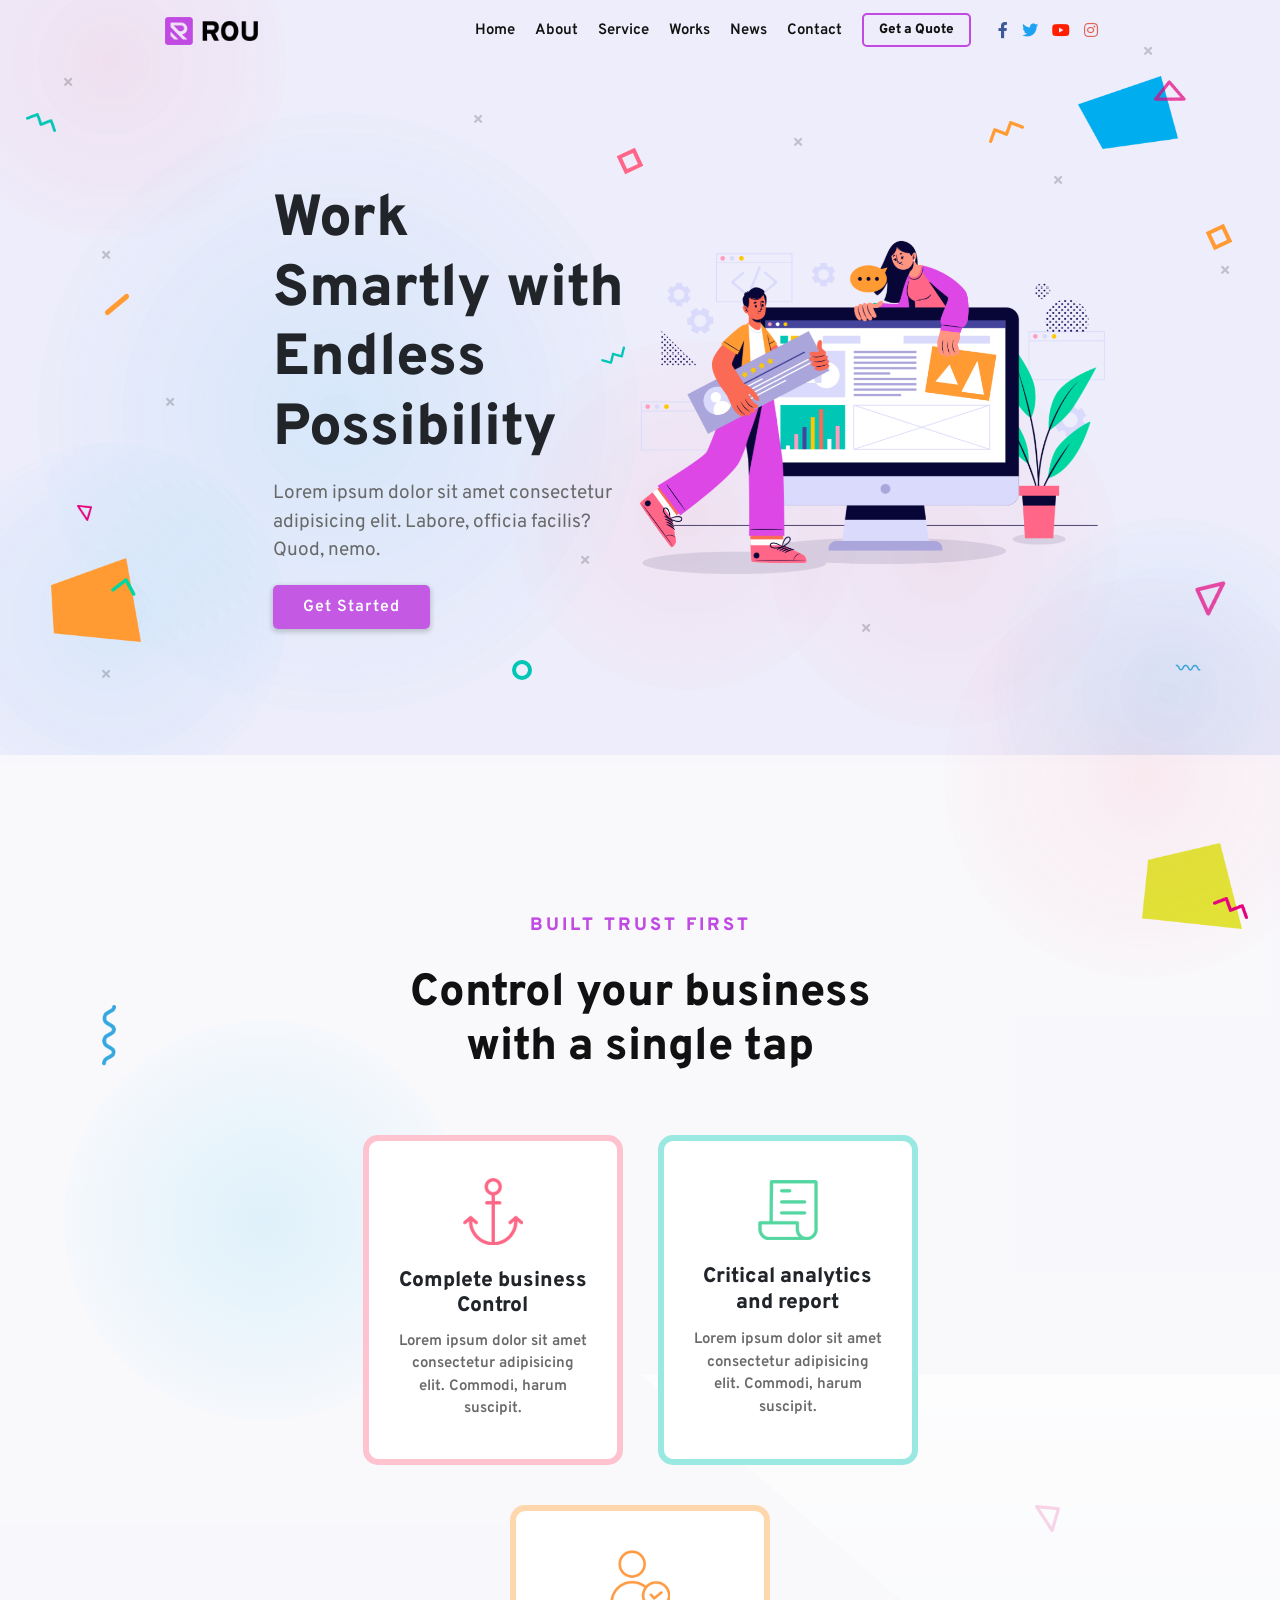
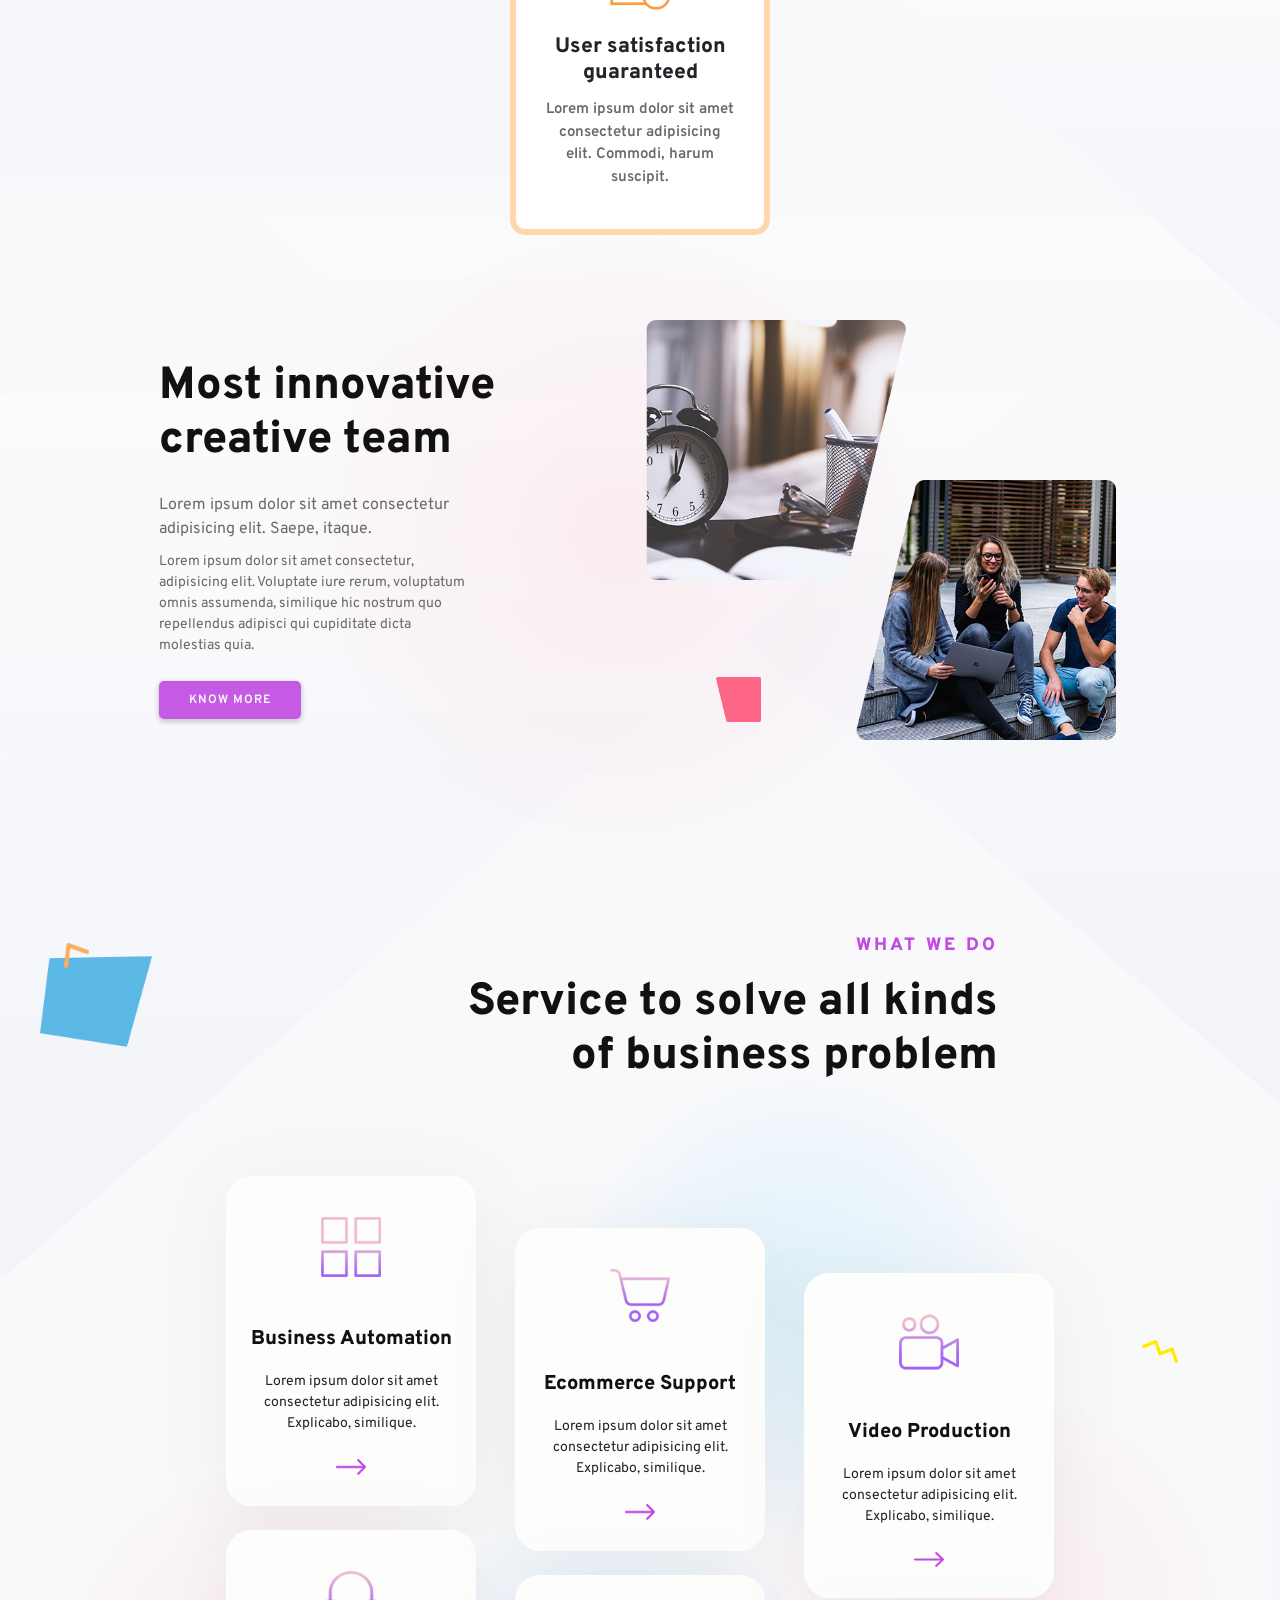
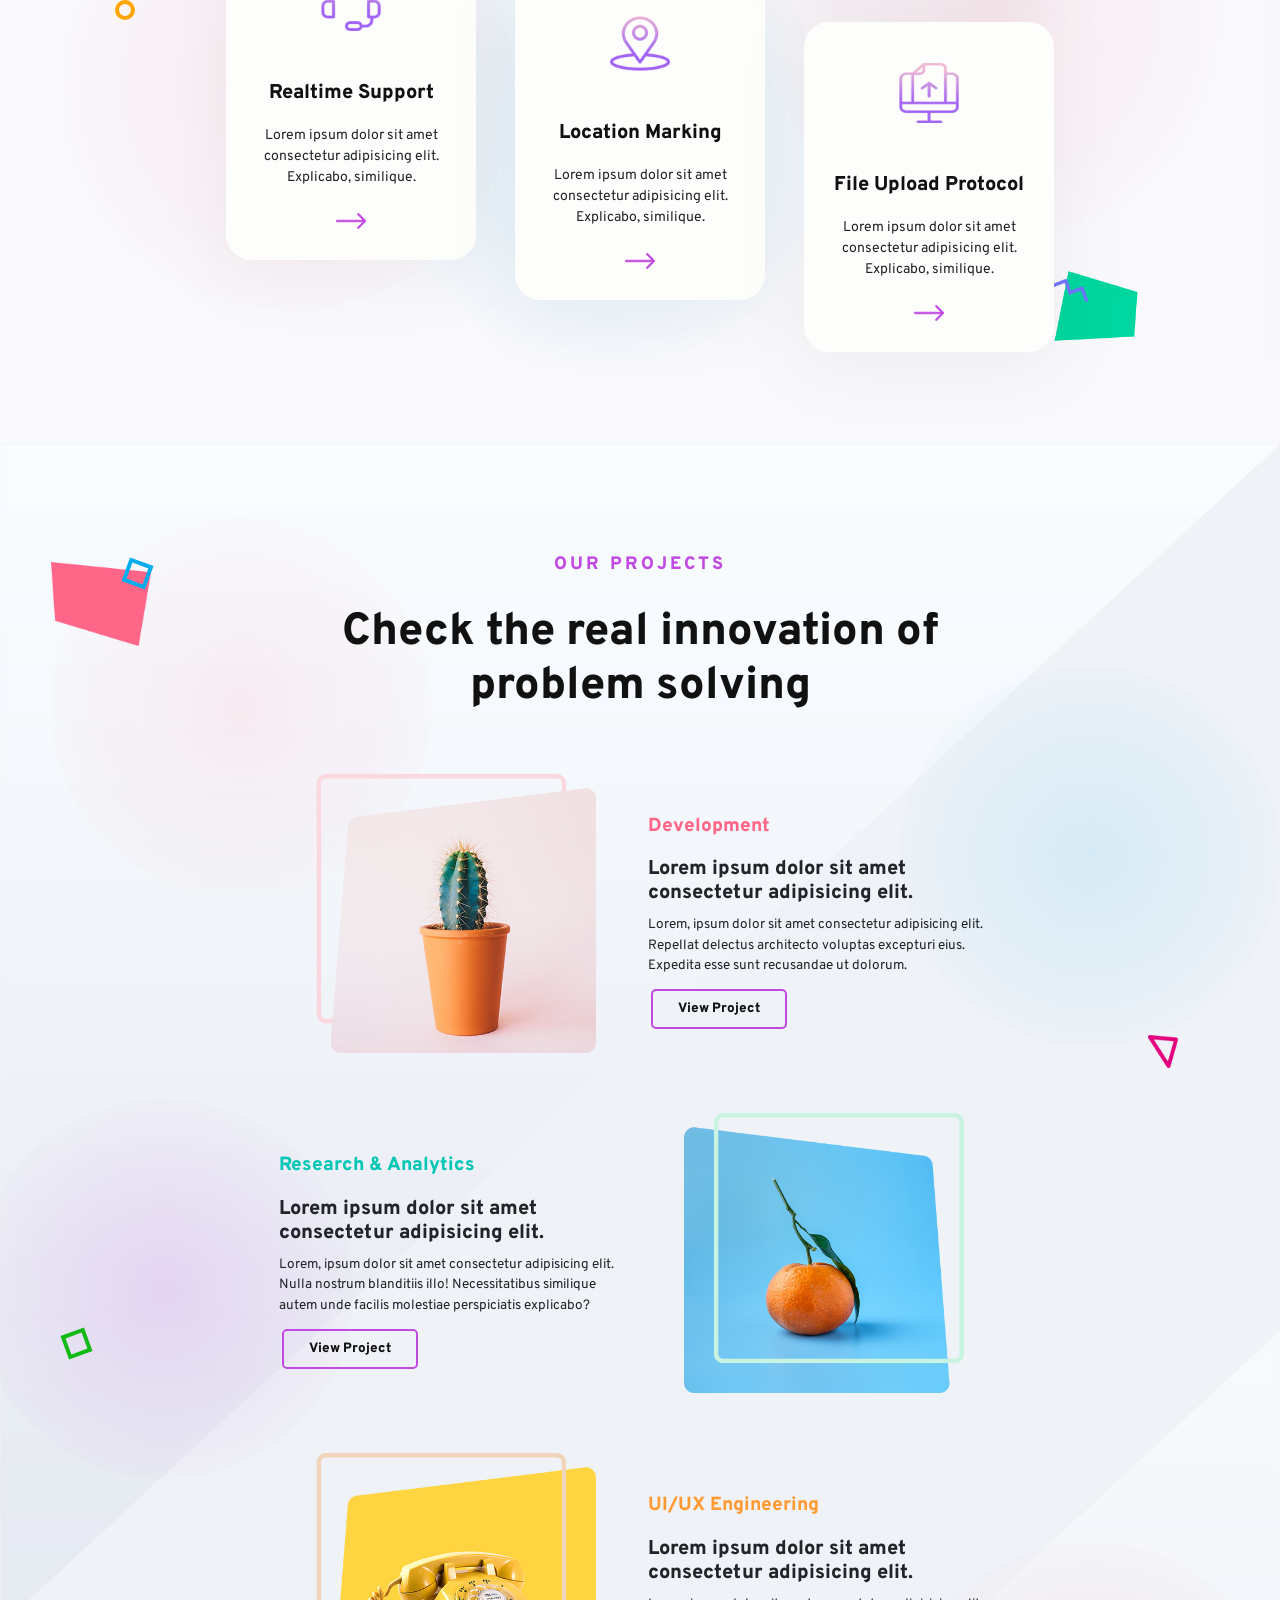
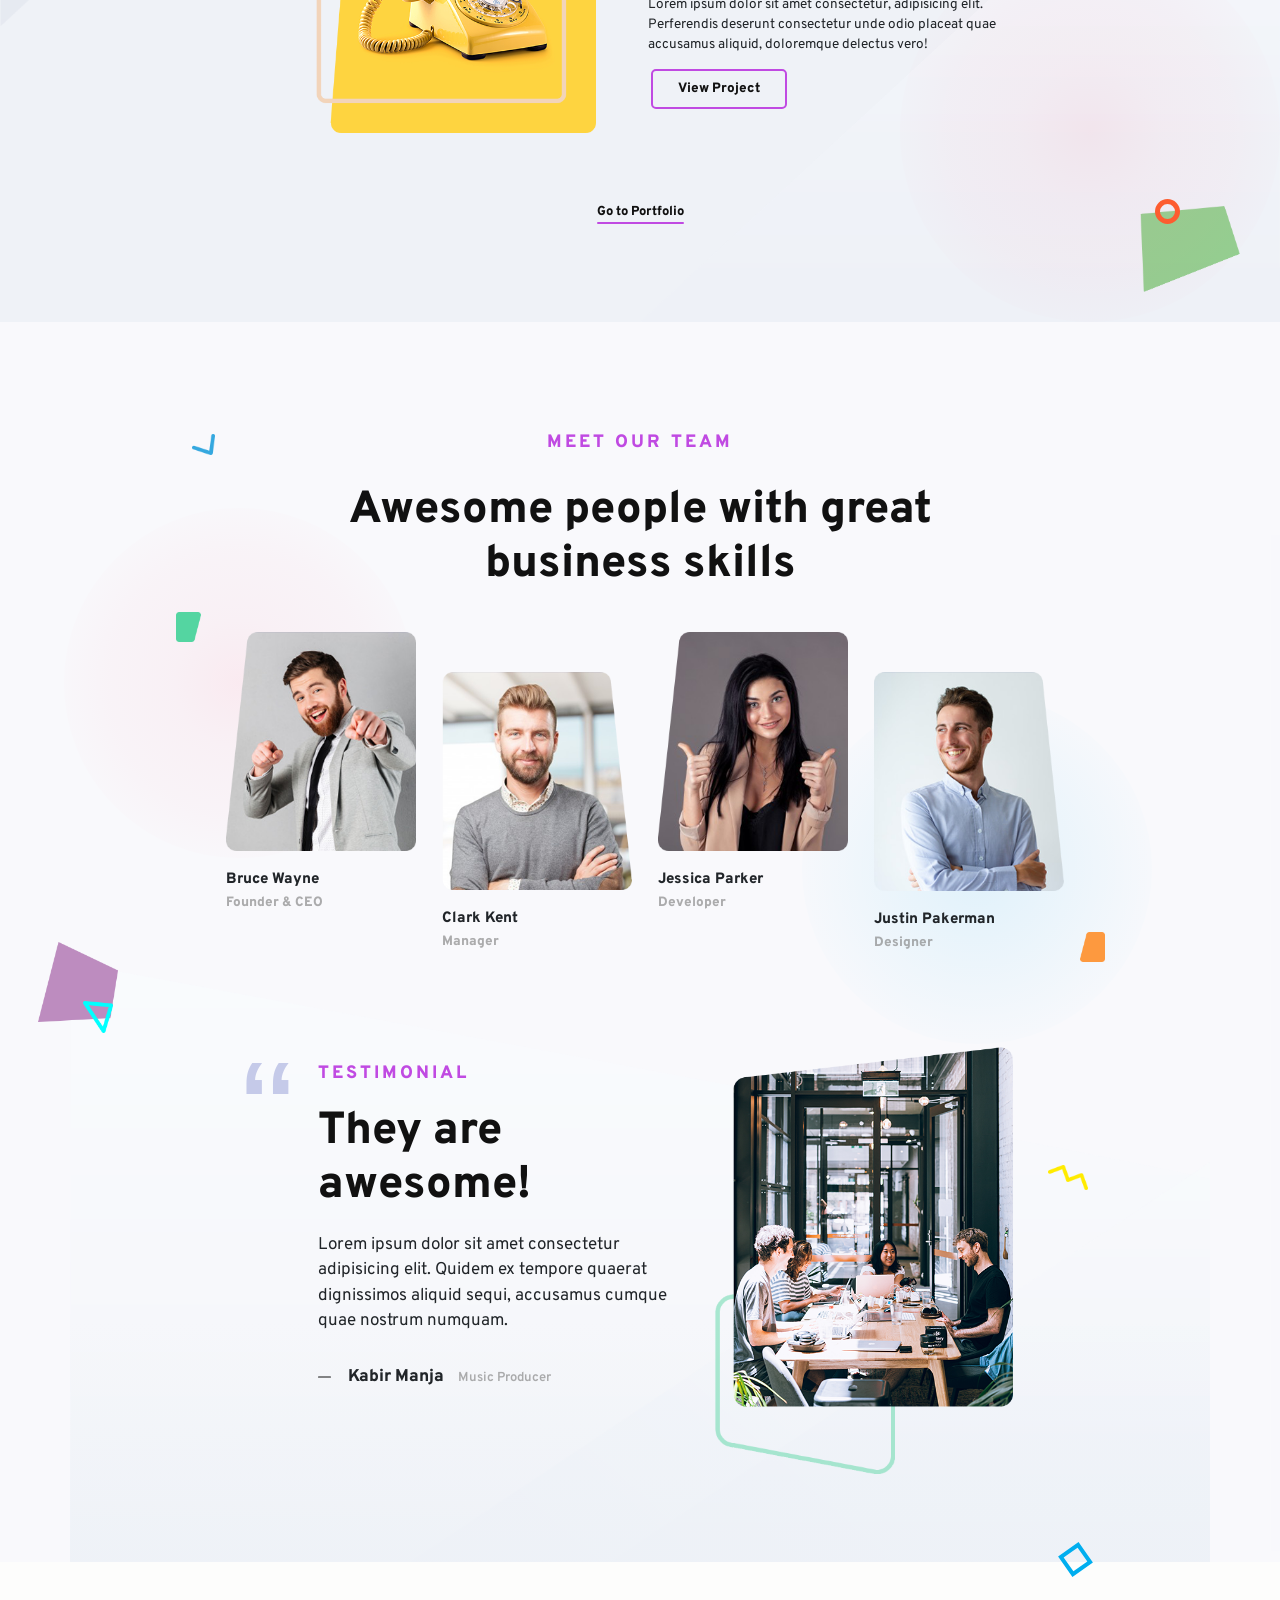
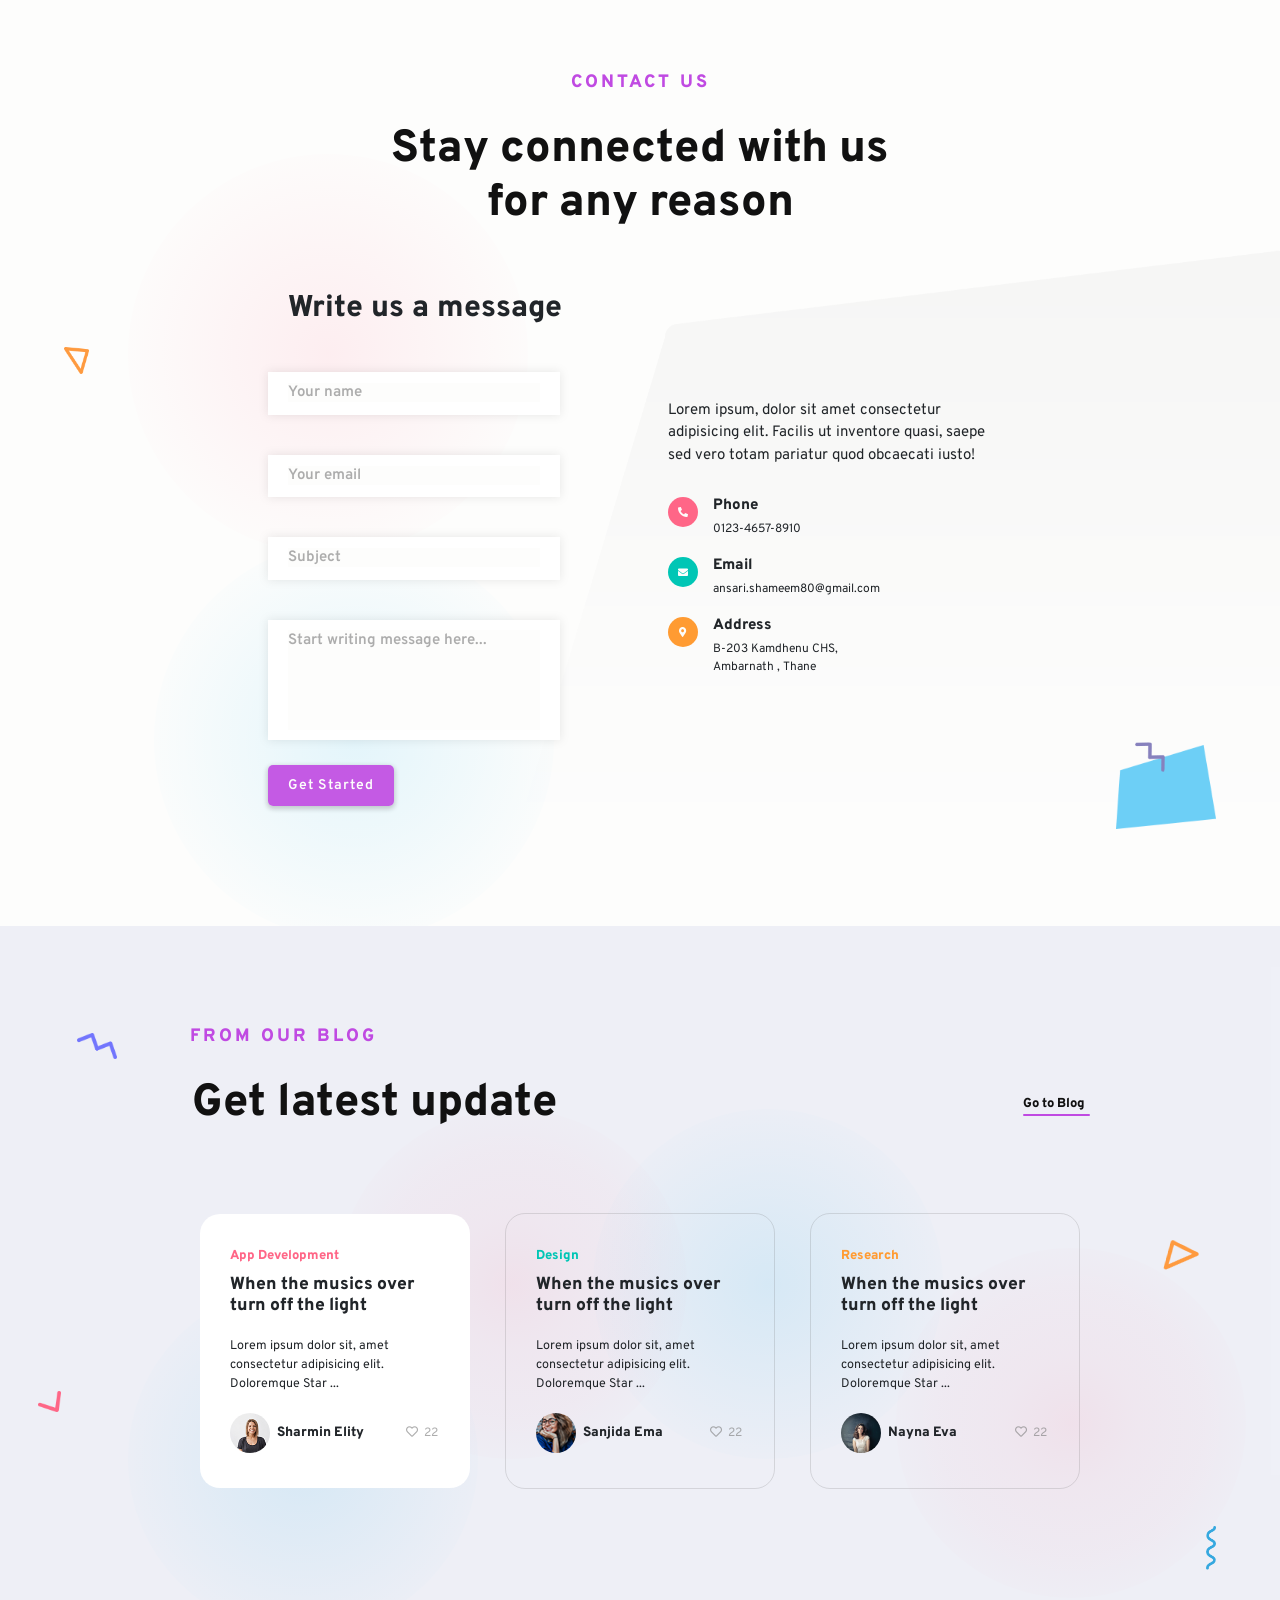
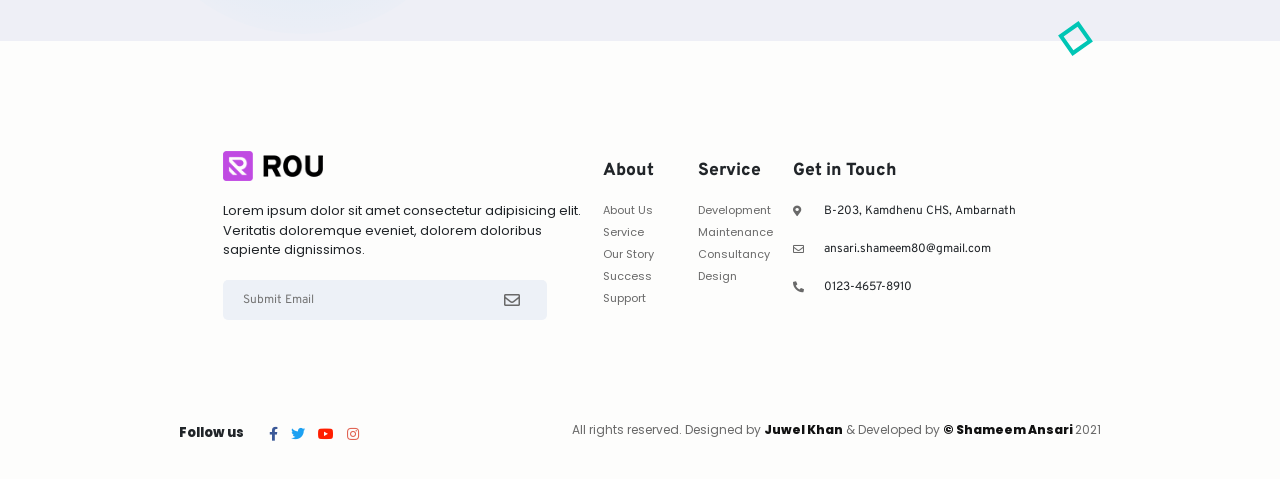
<file: index.html>
<!DOCTYPE html>
<html lang="en">
  <head>
    <!-- Required meta tags -->
    <meta charset="utf-8" />
    <meta name="viewport" content="width=device-width, initial-scale=1" />

    <link rel="apple-touch-icon" sizes="180x180" href="assets/image/favicon/apple-touch-icon.png" />
    <link rel="icon" type="image/png" sizes="32x32" href="assets/image/favicon/favicon-32x32.png" />
    <link rel="icon" type="image/png" sizes="16x16" href="assets/image/favicon/favicon-16x16.png" />
    <link rel="icon" href="assets/image/favicon/favicon.ico" type="image/x-icon" />
    <link rel="manifest" href="assets/image/favicon/site.webmanifest" />
    <!-- Bootstrap CSS -->
    <link href="https://fonts.googleapis.com/css2?family=Overpass:wght@400;600;800&family=Poppins&family=Roboto&display=swap" rel="stylesheet" />
    <link rel="stylesheet" href="https://cdnjs.cloudflare.com/ajax/libs/font-awesome/5.15.3/css/all.min.css" />
    <link href="https://cdn.jsdelivr.net/npm/bootstrap@5.0.0-beta3/dist/css/bootstrap.min.css" rel="stylesheet" integrity="sha384-eOJMYsd53ii+scO/bJGFsiCZc+5NDVN2yr8+0RDqr0Ql0h+rP48ckxlpbzKgwra6" crossorigin="anonymous" />
    <link rel="stylesheet" href="assets/css/style.min.css" />
    <title>ROU</title>
  </head>
  <body>
    <!-- Nav Button Top -->
    <div class="top-btn">
      <i class="fa fa-chevron-up"></i>
    </div>
    <!-- Nav Button Top -->

    <!-- Header -->
    <header class="header" id="home">
      <!-- Navbar -->
      <nav class="navbar navbar-expand-lg navbar-light fixed-top">
        <div class="container px-0">
          <a class="navbar-brand" href="/">
            <img src="assets/image/rou.png" alt="RUO" />
          </a>
          <button class="navbar-toggler" type="button" data-bs-toggle="collapse" data-bs-target="#navbarSupportedContent" aria-controls="navbarSupportedContent" aria-expanded="false" aria-label="Toggle navigation">
            <span class="navbar-toggler-icon"></span>
          </button>
          <div class="collapse navbar-collapse" id="navbarSupportedContent">
            <ul class="navbar-nav text-center ms-auto mb-2 mb-lg-0">
              <li class="nav-item">
                <a class="nav-link" href="#home">home</a>
              </li>
              <li class="nav-item">
                <a class="nav-link" href="#about">about</a>
              </li>
              <li class="nav-item">
                <a class="nav-link" href="#service">service</a>
              </li>
              <li class="nav-item">
                <a class="nav-link" href="#work">works</a>
              </li>
              <li class="nav-item">
                <a class="nav-link" href="#testimonial">news</a>
              </li>
              <li class="nav-item">
                <a class="nav-link" href="#contact">contact</a>
              </li>
            </ul>
            <form class="d-flex mb-3 mx-md-3 mb-lg-0">
              <a href="#" class="cta-btn1 mx-auto">Get a Quote</a>
            </form>
            <ul class="icons">
              <li class="icons-item">
                <a href="#" class="icons-link"><i class="fab fa-facebook-f fb"></i></a>
              </li>
              <li class="icons-item">
                <a href="#" class="icons-link"><i class="fab fa-twitter tw"></i></a>
              </li>
              <li class="icons-item">
                <a href="#" class="icons-link"><i class="fab fa-youtube yt"></i></a>
              </li>
              <li class="icons-item">
                <a href="#" class="icons-link"><i class="fab fa-instagram ig"></i></a>
              </li>
            </ul>
          </div>
        </div>
      </nav>
      <!-- Navbar end -->

      <!-- Content -->
      <div class="container p-0">
        <div class="hero row">
          <div class="col-md-6 col-lg-4 offset-lg-1 hero-left">
            <h1 class="hero-left-title">Work Smartly with Endless Possibility</h1>
            <p class="hero-left-subtitle">Lorem ipsum dolor sit amet consectetur adipisicing elit. Labore, officia facilis? Quod, nemo.</p>
            <a href="#" class="cta-btn2">Get Started</a>
          </div>
          <div class="col-md-6 col-lg-5 hero-right p-0">
            <img src="assets/image/heroimage.png" alt="Web Design" />
          </div>
        </div>
        <!-- Styling Element -->
        <div class="element">
          <img src="assets/image/zigzag-green.png" class="zigzag" alt="Zigzag" />
          <img src="assets/image/zigzag-green.png" class="zigzag" alt="Zigzag" />
          <img src="assets/image/zigzag-orange.png" class="zigzag" alt="Zigzag" />
          <img src="assets/image/curve-blue.png" class="curve" alt="Zigzag" />
          <img src="assets/image/shape1.png" class="shape shape-1" alt="Shape" />
          <img src="assets/image/shape2.png" class="shape shape-2" alt="Shape" />
          <img src="assets/image/triangle-pink.png" class="triangle triangle-1" alt="Triangle" />
          <img src="assets/image/triangle-pink.png" class="triangle triangle-2" alt="Triangle" />
          <img src="assets/image/triangle-pink.png" class="triangle triangle-3" alt="Triangle" />
          <img src="assets/image/arrow-green.png" class="arrow" alt="Arrow" />
          <i class="fa fa-times star star-1"></i>
          <i class="fa fa-times star star-2"></i>
          <i class="fa fa-times star star-3"></i>
          <i class="fa fa-times star star-4"></i>
          <i class="fa fa-times star star-5"></i>
          <i class="fa fa-times star star-6"></i>
          <i class="fa fa-times star star-7"></i>
          <i class="fa fa-times star star-8"></i>
          <i class="fa fa-times star star-9"></i>
          <i class="fa fa-times star star-10"></i>
          <i class="fa fa-times star star-11"></i>
          <div class="circle circle-pink1"></div>
          <div class="circle circle-pink2"></div>
          <div class="circle circle-pink3"></div>
          <div class="circle circle-blue1"></div>
          <div class="circle circle-blue2"></div>
          <div class="circle circle-blue3"></div>
          <div class="circle circle-purple"></div>
          <div class="line"></div>
          <div class="square square-1"></div>
          <div class="square square-2"></div>
          <div class="ring"></div>
        </div>
        <!-- Styling Element End -->
      </div>
      <!-- Content end -->
    </header>
    <!-- Header End -->

    <!-- About  -->
    <section class="about" id="about">
      <!-- Styling Element -->
      <img src="assets/image/shape3.png" class="shape styleelement" alt="Shape" />
      <img src="assets/image/zigzag-pink.png" class="zigzag styleelement" alt="Curve" />
      <img src="assets/image/curve-blue.png" class="curve styleelement" alt="Curve" />
      <img src="assets/image/triangle-pink.png" class="triangle styleelement" alt="Triangle" />
      <div class="circle circle-pink1 styleelement"></div>
      <div class="circle circle-pink2 styleelement"></div>
      <div class="circle circle-blue1 styleelement"></div>
      <img src="assets/image/about-bg1.png" class="about-bg about-bg1" alt="About Background" />
      <img src="assets/image/about-bg2.png" class="about-bg about-bg2" alt="About Background" />
      <img src="assets/image/about-bg3.png" class="about-bg about-bg3" alt="About Background" />
      <!-- Styling Element End -->
      <div class="container">
        <div class="row about-title">
          <h2 class="purple-title">built trust first</h2>
          <h3 class="black-title">Control your business with a single tap</h3>
        </div>
        <div class="row business">
          <div class="col-auto">
            <div class="card border-pink">
              <div class="card-body">
                <img src="assets/image/about-1.png" alt="Icon" class="card-img" />
                <h5 class="card-title">Complete business Control</h5>
                <p class="card-text">Lorem ipsum dolor sit amet consectetur adipisicing elit. Commodi, harum suscipit.</p>
              </div>
            </div>
          </div>
          <div class="col-auto">
            <div class="card border-green">
              <div class="card-body">
                <img src="assets/image/about-2.png" alt="Icon" class="card-img" />
                <h5 class="card-title">Critical analytics and report</h5>
                <p class="card-text">Lorem ipsum dolor sit amet consectetur adipisicing elit. Commodi, harum suscipit.</p>
              </div>
            </div>
          </div>
          <div class="col-auto">
            <div class="card border-orange">
              <div class="card-body">
                <img src="assets/image/about-3.png" alt="Icon" class="card-img" />
                <h5 class="card-title">User satisfaction guaranteed</h5>
                <p class="card-text">Lorem ipsum dolor sit amet consectetur adipisicing elit. Commodi, harum suscipit.</p>
              </div>
            </div>
          </div>
        </div>
      </div>

      <div class="container team">
        <div class="row">
          <div class="col-lg-4 offset-lg-1 team-left">
            <h2 class="black-title px-4 px-md-0">Most innovative creative team</h2>
            <p>Lorem ipsum dolor sit amet consectetur adipisicing elit. Saepe, itaque.</p>
            <p>Lorem ipsum dolor sit amet consectetur, adipisicing elit. Voluptate iure rerum, voluptatum omnis assumenda, similique hic nostrum quo repellendus adipisci qui cupiditate dicta molestias quia.</p>
            <a href="#" class="cta-btn2">know more</a>
          </div>
          <div class="col-lg-7 team-right">
            <div class="team-container">
              <img src="assets/image/innovative1.png" class="innovate innovate-1" alt="Innovation" />
              <img src="assets/image/innovative2.png" class="innovate innovate-2" alt="Innovation" />
              <img src="assets/image/shape4.png" class="shape" alt="Shape" />
            </div>
          </div>
        </div>
      </div>
    </section>
    <!-- About End -->

    <!-- Service  -->
    <section class="service" id="service">
      <!-- Styling Element -->
      <img src="assets/image/shape5.png" class="shape shape-1" alt="Shape" />
      <img src="assets/image/shape6.png" class="shape shape-2" alt="Shape" />
      <img src="assets/image/arrow-orange.png" class="arrow" alt="Arrow" />
      <img src="assets/image/zigzag-yellow.png" alt="Zigzag" class="zigzag zigzag-1" />
      <img src="assets/image/zigzag-blue.png" alt="Zigzag" class="zigzag zigzag-2" />
      <span class="ring"></span>
      <span class="circle circle-pink1"></span>
      <span class="circle circle-pink2"></span>
      <span class="circle circle-blue1"></span>
      <span class="circle circle-blue2"></span>

      <!-- Styling Element End -->
      <div class="container">
        <div class="row service-title">
          <h2 class="purple-title text-uppercase">what we do</h2>
          <h3 class="black-title">Service to solve all kinds of business problem</h3>
        </div>
      </div>
      <div class="container service-main">
        <div class="row justify-content-center">
          <div class="col-auto">
            <div class="row service-column justify-content-lg-start">
              <div class="col-md-6">
                <div class="card">
                  <div class="card-body text-center">
                    <img src="assets/image/icon-grid.png" class="card-image" alt="Application Development" />
                    <h5 class="card-title">Business Automation</h5>
                    <p class="card-text">Lorem ipsum dolor sit amet consectetur adipisicing elit. Explicabo, similique.</p>
                    <a href="#"><img src="assets/image/arrow.png" class="right-arrow" alt="Arrow" /></a>
                  </div>
                </div>
              </div>
              <div class="col-md-6">
                <div class="card">
                  <div class="card-body text-center">
                    <img src="assets/image/icon-headphone.png" class="card-image" alt="Application Development" />
                    <h5 class="card-title">Realtime Support</h5>
                    <p class="card-text">Lorem ipsum dolor sit amet consectetur adipisicing elit. Explicabo, similique.</p>
                    <a href="#"><img src="assets/image/arrow.png" class="right-arrow" alt="Arrow" /></a>
                  </div>
                </div>
              </div>
            </div>
          </div>
          <div class="col-auto">
            <div class="row service-column justify-content-lg-center">
              <div class="col-md-6">
                <div class="card">
                  <div class="card-body text-center">
                    <img src="assets/image/icon-cart.png" class="card-image" alt="Application Development" />
                    <h5 class="card-title">Ecommerce Support</h5>
                    <p class="card-text">Lorem ipsum dolor sit amet consectetur adipisicing elit. Explicabo, similique.</p>
                    <a href="#"><img src="assets/image/arrow.png" class="right-arrow" alt="Arrow" /></a>
                  </div>
                </div>
              </div>
              <div class="col-md-6">
                <div class="card">
                  <div class="card-body text-center">
                    <img src="assets/image/icon-location.png" class="card-image" alt="Application Development" />
                    <h5 class="card-title">Location Marking</h5>
                    <p class="card-text">Lorem ipsum dolor sit amet consectetur adipisicing elit. Explicabo, similique.</p>
                    <a href="#"><img src="assets/image/arrow.png" class="right-arrow" alt="Arrow" /></a>
                  </div>
                </div>
              </div>
            </div>
          </div>
          <div class="col-auto">
            <div class="row service-column justify-content-lg-end">
              <div class="col-md-6">
                <div class="card">
                  <div class="card-body text-center">
                    <img src="assets/image/icon-camera.png" class="card-image" alt="Application Development" />
                    <h5 class="card-title">Video Production</h5>
                    <p class="card-text">Lorem ipsum dolor sit amet consectetur adipisicing elit. Explicabo, similique.</p>
                    <a href="#"><img src="assets/image/arrow.png" class="right-arrow" alt="Arrow" /></a>
                  </div>
                </div>
              </div>
              <div class="col-md-6">
                <div class="card">
                  <div class="card-body text-center">
                    <img src="assets/image/icon-upload.png" class="card-image" alt="Application Development" />
                    <h5 class="card-title">File Upload Protocol</h5>
                    <p class="card-text">Lorem ipsum dolor sit amet consectetur adipisicing elit. Explicabo, similique.</p>
                    <a href="#"><img src="assets/image/arrow.png" class="right-arrow" alt="Arrow" /></a>
                  </div>
                </div>
              </div>
            </div>
          </div>
        </div>
      </div>
    </section>
    <!-- Service End -->

    <!-- Work -->
    <section class="work" id="work">
      <!-- Styling Element -->
      <img src="assets/image/work-bg1.png" class="work-bg work-bg1" alt="Work" />
      <img src="assets/image/work-bg2.png" class="work-bg work-bg2" alt="Work" />
      <img src="assets/image/shape7.png" alt="Shape" class="shape shape-1 work-element" />
      <img src="assets/image/shape8.png" alt="Shape" class="shape shape-2 work-element" />
      <img src="assets/image/triangle-pink.png" alt="Triangle" class="triangle work-element" />
      <span class="square square-1 work-element"></span>
      <span class="square square-2 work-element"></span>
      <span class="ring work-element"></span>
      <span class="circle circle-pink1"></span>
      <span class="circle circle-pink2"></span>
      <span class="circle circle-blue1"></span>
      <span class="circle circle-purple1"></span>
      <!-- Styling Element End -->
      <div class="container">
        <div class="row work-title text-center">
          <h2 class="purple-title">our projects</h2>
          <h3 class="black-title">Check the real innovation of problem solving</h3>
        </div>
      </div>
      <div class="container">
        <div class="row problem-row">
          <div class="col-lg-4 col-md-6 text-center">
            <img src="assets/image/problem1.png" class="problem-image" alt="Development" />
          </div>
          <div class="col-lg-4 col-md-6 problem-main">
            <h2 class="problem-title problem-title-pink">Development</h2>
            <h3>Lorem ipsum dolor sit amet consectetur adipisicing elit.</h3>
            <p>Lorem, ipsum dolor sit amet consectetur adipisicing elit. Repellat delectus architecto voluptas excepturi eius. Expedita esse sunt recusandae ut dolorum.</p>
            <a href="#" class="cta-btn1">View Project</a>
          </div>
        </div>
        <div class="row problem-row">
          <div class="col-lg-4 col-md-6 text-center order-md-2">
            <img src="assets/image/problem2.png" class="problem-image" alt="Development" />
          </div>
          <div class="col-lg-4 col-md-6 problem-main order-1">
            <h2 class="problem-title problem-title-green">Research &amp; Analytics</h2>
            <h3>Lorem ipsum dolor sit amet consectetur adipisicing elit.</h3>
            <p>Lorem, ipsum dolor sit amet consectetur adipisicing elit. Nulla nostrum blanditiis illo! Necessitatibus similique autem unde facilis molestiae perspiciatis explicabo?</p>
            <a href="#" class="cta-btn1">View Project</a>
          </div>
        </div>
        <div class="row problem-row">
          <div class="col-lg-4 col-md-6 text-center">
            <img src="assets/image/problem3.png" class="problem-image" alt="Development" />
          </div>
          <div class="col-lg-4 col-md-6 problem-main">
            <h2 class="problem-title problem-title-orange">UI/UX Engineering</h2>
            <h3>Lorem ipsum dolor sit amet consectetur adipisicing elit.</h3>
            <p>Lorem ipsum dolor sit amet consectetur, adipisicing elit. Perferendis deserunt consectetur unde odio placeat quae accusamus aliquid, doloremque delectus vero!</p>
            <a href="#" class="cta-btn1">View Project</a>
          </div>
        </div>
        <div class="sub-text">
          <a href="#" class="sub-text-1">Go to Portfolio</a>
        </div>
      </div>
    </section>
    <!-- Work End -->

    <!-- Testimonial -->
    <section id="testimonial" class="testimonial">
      <!-- Styling Elements -->
      <img src="assets/image/arrow-blue.png" class="arrow z-index-1" alt="Arrow" />
      <img src="assets/image/shape11.png" class="shape z-index-1" alt="Shape" />
      <img src="assets/image/triangle-blue.png" class="triangle z-index-1" alt="Triangle" />
      <img src="assets/image/zigzag-yellow.png" class="zigzag z-index-1" alt="Zigzag" />
      <div class="circle circle-blue1 z-index-1"></div>
      <div class="circle circle-pink1 z-index-1"></div>
      <span class="square"></span>
      <!-- Styling Elements End -->
      <div class="container">
        <div class="row testimonial-title">
          <h2 class="purple-title">meet our team</h2>
          <h3 class="black-title">Awesome people with great business skills</h3>
        </div>
      </div>
      <div class="container">
        <div class="row testimonial-team justify-content-center">
          <img src="assets/image/shape9.png" class="testimonial-team-shape align-self-start d-none d-lg-block" alt="Shape" />

          <div class="col-auto person person-1">
            <img src="assets/image/person1.png" class="person-image" alt="Person" />
            <h2 class="person-title">Bruce Wayne</h2>
            <h3 class="person-subtitle">Founder &amp; CEO</h3>
          </div>
          <div class="col-auto person person-1 align-self-lg-end">
            <img src="assets/image/person2.png" class="person-image" alt="Person" />
            <h2 class="person-title">Clark Kent</h2>
            <h3 class="person-subtitle">Manager</h3>
          </div>
          <div class="col-auto person person-1">
            <img src="assets/image/person3.png" class="person-image" alt="Person" />
            <h2 class="person-title">Jessica Parker</h2>
            <h3 class="person-subtitle">Developer</h3>
          </div>
          <div class="col-auto person person-1 align-self-lg-end">
            <img src="assets/image/person4.png" class="person-image" alt="Person" />
            <h2 class="person-title">Justin Pakerman</h2>
            <h3 class="person-subtitle">Designer</h3>
          </div>
          <img src="assets/image/shape10.png" class="testimonial-team-shape align-self-end d-none d-lg-block" alt="Shape" />
        </div>
      </div>

      <div class="container testimonial-content">
        <img src="assets/image/testimonial-bg1.png" class="testimonial-bg testimonial-bg-1" alt="Testimonial" />
        <img src="assets/image/testimonial-bg2.png" class="testimonial-bg testimonial-bg-2" alt="Testimonial" />
        <img src="assets/image/testimonial-bg3.png" class="testimonial-bg testimonial-bg-3" alt="Testimonial" />
        <div class="row">
          <div class="col-md-6 col-lg-6 col-xl-5 testimonial-main">
            <blockquote class="blockquote">
              <div class="blockquote-content">
                <h2 class="purple-title">testimonial</h2>
                <h3 class="black-title">They are awesome!</h3>
                <p>Lorem ipsum dolor sit amet consectetur adipisicing elit. Quidem ex tempore quaerat dignissimos aliquid sequi, accusamus cumque quae nostrum numquam.</p>
                <cite>Kabir Manja <span>Music Producer</span></cite>
              </div>
            </blockquote>
          </div>
          <div class="col-md-6 col-lg-5 col-xl-4 p-0">
            <div class="testimonial-image">
              <img src="assets/image/testimonial.png" class="testimonial-image-1" alt="Testimonial" />
              <img src="assets/image/border-green.png" class="testimonial-image-2" alt="Testimonial" />
            </div>
          </div>
        </div>
      </div>
    </section>
    <!-- Testimonial End -->

    <!-- Contact  -->
    <section class="contact" id="contact">
      <!-- Styling element -->
      <img src="assets/image/contact-bg.png" class="contact-bg z-index-1" alt="Contact" />
      <img src="assets/image/shape12.png" class="shape z-index-1" alt="Shape" />
      <img src="assets/image/zigzag-purple.png" class="zigzag z-index-1" alt="zigzag" />
      <img src="assets/image/triangle-orange.png" class="triangle z-index-1" alt="triangle" />
      <div class="circle circle-pink1 z-index-1"></div>
      <div class="circle circle-blue1 z-index-1"></div>
      <!-- Styling element end -->
      <div class="container">
        <div class="row contact-title">
          <h2 class="purple-title">contact us</h2>
          <h3 class="black-title">Stay connected with us for any reason</h3>
        </div>
      </div>
      <div class="container">
        <div class="row contact-content">
          <div class="col-md-6 col-lg-5 col-xl-4 contact-content-left">
            <h3>Write us a message</h3>
            <input type="text" class="input-element" placeholder="Your name" />
            <input type="email" class="input-element" placeholder="Your email" />
            <input type="text" class="input-element" placeholder="Subject" />
            <textarea class="input-element" placeholder="Start writing message here..."></textarea>
            <a href="#" class="cta-btn2">Get Started</a>
          </div>
          <div class="col-md-6 col-lg-5 col-xl-4 contact-content-right">
            <div class="contact-main">
              <p>Lorem ipsum, dolor sit amet consectetur adipisicing elit. Facilis ut inventore quasi, saepe sed vero totam pariatur quod obcaecati iusto!</p>
              <div class="contact-main-box">
                <div class="contact-main-icon contact-main-icon-1">
                  <i class="fas fa-phone-alt"></i>
                </div>
                <div class="contact-main-text">
                  <h3>Phone</h3>
                  <p>0123-4657-8910</p>
                </div>
              </div>
              <div class="contact-main-box">
                <div class="contact-main-icon contact-main-icon-2"><i class="fas fa-envelope"></i></div>
                <div class="contact-main-text">
                  <h3>Email</h3>
                  <p>ansari.shameem80@gmail.com</p>
                </div>
              </div>
              <div class="contact-main-box">
                <div class="contact-main-icon contact-main-icon-3"><i class="fas fa-map-marker-alt"></i></div>
                <div class="contact-main-text">
                  <h3>Address</h3>
                  <p>B-203 Kamdhenu CHS, Ambarnath , Thane</p>
                </div>
              </div>
            </div>
          </div>
        </div>
      </div>
    </section>
    <!-- Contact End -->

    <!-- Blog -->
    <section class="blog">
      <!-- Styling Elements -->
      <img src="assets/image/zigzag-blue.png" class="zigzag z-index-1" alt="Element" />
      <img src="assets/image/triangle-orange.png" class="triangle z-index-1" alt="Element" />
      <img src="assets/image/arrow-pink.png" class="arrow z-index-1" alt="Element" />
      <img src="assets/image/curve-blue.png" class="curve z-index-1" alt="Element" />
      <span class="square"></span>
      <div class="circle circle-pink1 z-index-1"></div>
      <div class="circle circle-pink2 z-index-1"></div>
      <div class="circle circle-blue1 z-index-1"></div>
      <div class="circle circle-blue2 z-index-1"></div>
      <!-- Styling Elements -->

      <div class="container">
        <div class="blog-title">
          <h2 class="purple-title">from our blog</h2>
          <div class="blog-title-sub">
            <h3 class="black-title">Get latest update</h3>
            <a href="#" class="sub-title">Go to Blog</a>
          </div>
        </div>
      </div>

      <div class="container">
        <div class="row blog-content">
          <div class="col-auto">
            <div class="card blog-card active">
              <div class="card-body">
                <h2 class="blog-card-title blog-card-title-pink">App Development</h2>
                <h3 class="blog-card-subtitle">When the musics over turn off the light</h3>
                <p class="blog-card-text">Lorem ipsum dolor sit, amet consectetur adipisicing elit. Doloremque Star ...</p>
                <div class="blog-card-sub">
                  <div class="blog-card-sub-image">
                    <img src="assets/image/blog1.png" alt="Blog" />
                    <span>Sharmin Elity</span>
                  </div>
                  <div class="blog-card-sub-icon">
                    <span class="far fa-heart"></span>
                    <span>22</span>
                  </div>
                </div>
              </div>
            </div>
          </div>
          <div class="col-auto">
            <div class="card blog-card">
              <div class="card-body">
                <h2 class="blog-card-title blog-card-title-green">Design</h2>
                <h3 class="blog-card-subtitle">When the musics over turn off the light</h3>
                <p class="blog-card-text">Lorem ipsum dolor sit, amet consectetur adipisicing elit. Doloremque Star ...</p>
                <div class="blog-card-sub">
                  <div class="blog-card-sub-image">
                    <img src="assets/image/blog2.png" alt="Blog" />
                    <span>Sanjida Ema</span>
                  </div>
                  <div class="blog-card-sub-icon">
                    <span class="far fa-heart"></span>
                    <span>22</span>
                  </div>
                </div>
              </div>
            </div>
          </div>
          <div class="col-auto">
            <div class="card blog-card">
              <div class="card-body">
                <h2 class="blog-card-title blog-card-title-orange">Research</h2>
                <h3 class="blog-card-subtitle">When the musics over turn off the light</h3>
                <p class="blog-card-text">Lorem ipsum dolor sit, amet consectetur adipisicing elit. Doloremque Star ...</p>
                <div class="blog-card-sub">
                  <div class="blog-card-sub-image">
                    <img src="assets/image/blog3.png" alt="Blog" />
                    <span>Nayna Eva</span>
                  </div>
                  <div class="blog-card-sub-icon">
                    <span class="far fa-heart"></span>
                    <span>22</span>
                  </div>
                </div>
              </div>
            </div>
          </div>
        </div>
      </div>
    </section>
    <!-- Blog end -->

    <!-- Footer -->
    <footer class="footer" id="footer">
      <div class="container">
        <div class="row footer-content">
          <div class="col-10 col-sm-12 col-md-6 col-lg-4 footer-content-first">
            <img src="assets/image/rou.png" alt="Logo" />
            <p>Lorem ipsum dolor sit amet consectetur adipisicing elit. Veritatis doloremque eveniet, dolorem doloribus sapiente dignissimos.</p>
            <div class="submit-email">
              <input type="text" placeholder="Submit Email" />
              <i class="far fa-envelope"></i>
            </div>
          </div>
          <div class="col-4 col-sm-3 col-md-6 order-1 order-lg-0 col-lg-2 col-xl-1 footer-content-list">
            <h3>About</h3>
            <ul>
              <li><a href="#">about us</a></li>
              <li><a href="#">service</a></li>
              <li><a href="#">our story</a></li>
              <li><a href="#">success</a></li>
              <li><a href="#">support</a></li>
            </ul>
          </div>
          <div class="col-4 col-sm-3 col-md-5 order-2 order-lg-0 col-lg-2 col-xl-1 footer-content-list">
            <h3>Service</h3>
            <ul>
              <li><a href="#">development</a></li>
              <li><a href="#">maintenance</a></li>
              <li><a href="#">consultancy</a></li>
              <li><a href="#">design</a></li>
            </ul>
          </div>
          <div class="col-10 col-sm-6 col-md-5 col-lg-3 footer-content-icon-list">
            <h3>Get in Touch</h3>
            <ul>
              <li><i class="fas fa-map-marker-alt"></i> <span>B-203, Kamdhenu CHS, Ambarnath </span></li>
              <li><i class="far fa-envelope"></i> <span>ansari.shameem80@gmail.com</span></li>
              <li><i class="fas fa-phone-alt"></i><span>0123-4657-8910</span></li>
            </ul>
          </div>
        </div>

        <div class="row footer-end">
          <div class="footer-end-social">
            <h3>Follow us</h3>
            <span class="icons">
              <a href="#"><i class="fab-1 fab fa-facebook-f fb"></i></a>
              <a href="#"><i class="fab-2 fab fa-twitter tw"></i></a>
              <a href="#"><i class="fab-3 fab fa-youtube yt"></i></a>
              <a href="#"><i class="fab-4 fab fa-instagram ig"></i></a>
            </span>
          </div>
          <div class="footer-end-rights">
            <p>
              All rights reserved. Designed by <a href="https://dribbble.com/shots/14854354-Rou-Modern-Startup-and-Agency-Landing-Page-Free-Psd-Template" target="_blank">Juwel Khan</a> &amp; Developed by
              <a href="https://instagram.com/shameemansari" target="_blank">&copy; Shameem Ansari </a> 2021
            </p>
          </div>
        </div>
      </div>
    </footer>
    <!-- Footer End -->

    <!-- Scripts -->
    <script src="https://cdn.jsdelivr.net/npm/bootstrap@5.0.0-beta3/dist/js/bootstrap.bundle.min.js" integrity="sha384-JEW9xMcG8R+pH31jmWH6WWP0WintQrMb4s7ZOdauHnUtxwoG2vI5DkLtS3qm9Ekf" crossorigin="anonymous"></script>
    <script src="assets/js/main.js"></script>
    <!-- Scripts End -->
  </body>
</html>
</file>
<file: assets/css/style.min.css>
*{margin:0;padding:0;-webkit-box-sizing:border-box;box-sizing:border-box;outline:none}html,body{scroll-behavior:smooth;overflow-x:hidden;font-size:10px;font-family:'Overpass', sans-serif;font-weight:400;background-color:rgba(237,238,246,0.2)}a{text-decoration:none}ul{padding:0;list-style:none}img{max-width:100%;height:auto}.purple-title{margin:10px 0;color:#c04ae2;font-size:1.8rem;font-weight:800;text-transform:uppercase;letter-spacing:3px}@media screen and (max-width: 767px){.purple-title{font-size:1.5rem}}.black-title,.service-column .card-title{color:#111;font-size:4.5rem;font-weight:800;margin:2rem auto}@media screen and (max-width: 1023px){.black-title,.service-column .card-title{font-size:3.2rem}}@media screen and (max-width: 767px){.black-title,.service-column .card-title{font-size:2.7rem}}.header .cta-btn1,.work .problem-main .cta-btn1{color:#111;display:inline-block;padding:0.5rem 1.5rem;margin:3px;font-size:1.35rem;text-align:center;font-weight:800;border-radius:5px;border:2px solid #c04ae2}.header .cta-btn1:hover,.work .problem-main .cta-btn1:hover{color:#fdfdfc;-webkit-transition:all 0.3s ease-in-out;transition:all 0.3s ease-in-out;background-color:#c04ae2}.hero-left .cta-btn2,.team-left .cta-btn2,.contact-content-left .cta-btn2{color:#fdfdfc;display:inline-block;padding:1rem 3rem;font-size:1.6rem;text-align:center;font-weight:600;border-radius:5px;letter-spacing:1px;text-transform:capitalize;background-color:rgba(192,74,226,0.9);-webkit-box-shadow:0 2px 5px 1px rgba(17,17,17,0.2);box-shadow:0 2px 5px 1px rgba(17,17,17,0.2)}.hero-left .cta-btn2:hover,.team-left .cta-btn2:hover,.contact-content-left .cta-btn2:hover{background-color:#c04ae2}.work .sub-text-1,.blog-title-sub .sub-title{display:inline-block;position:relative;color:#111;font-size:1.3rem;font-weight:800}.work .sub-text-1::after,.blog-title-sub .sub-title::after{content:'';position:absolute;left:0;width:100%;bottom:-2px;height:2px;border-radius:10px;background-color:#c04ae2}.top-btn{position:fixed;display:none;cursor:pointer;z-index:1200;right:3rem;bottom:3rem;height:3.5rem;width:3.5rem;border-radius:3px;background-color:rgba(192,74,226,0.85);text-align:center}.top-btn i{margin:1rem 0;color:#fdfdfc;font-size:1.3rem}.top-btn.show{-webkit-transition:all 0.5s ease-in-out;transition:all 0.5s ease-in-out;display:block}.header{height:100%;width:100%;position:relative;overflow:hidden}.header .navbar{padding:1rem}.header .navbar.show{background-color:rgba(237,238,246,0.9);-webkit-backdrop-filter:blur(1rem);backdrop-filter:blur(1rem)}.header .navbar>.container{max-width:950px}.header .navbar-brand img{height:28px}.header .navbar-toggler{border:none;-webkit-box-shadow:none;box-shadow:none}.header .navbar-toggler-icon{font-size:1.8rem}.header .nav-item{margin:5px}.header .nav-link{color:#111;text-transform:capitalize;font-weight:600;font-size:1.5rem}.header .nav-link:not(.active){color:#111}.header .cta-btn1{margin-top:0}.header .icons{margin:auto 10px;display:-webkit-box;display:-ms-flexbox;display:flex;-webkit-box-pack:center;-ms-flex-pack:center;justify-content:center;-webkit-box-align:center;-ms-flex-align:center;align-items:center}.header .icons-item{margin:5px 7px}@media screen and (max-width: 767px){.header .icons-item{margin:1rem 1.5rem}}.header .icons-link .fab{font-size:1.6rem}.header .icons-link .fab.fb{color:#3b5998}.header .icons-link .fab.tw{color:#1da1f2}.header .icons-link .fab.yt{color:#ff1e00}.header .icons-link .fab.ig{color:#e16353}.hero{min-height:75.5rem;padding:6rem 2rem 0;display:-webkit-box;display:-ms-flexbox;display:flex;-webkit-box-pack:center;-ms-flex-pack:center;justify-content:center;-webkit-box-align:center;-ms-flex-align:center;align-items:center}@media screen and (max-width: 767px){.hero{-webkit-box-orient:vertical;-webkit-box-direction:normal;-ms-flex-direction:column;flex-direction:column;-webkit-box-pack:space-evenly;-ms-flex-pack:space-evenly;justify-content:space-evenly;min-height:100vh}}.hero>*{z-index:2}.hero-left{padding:1rem 0.5rem;display:-webkit-box;display:-ms-flexbox;display:flex;-webkit-box-orient:vertical;-webkit-box-direction:normal;-ms-flex-direction:column;flex-direction:column;-webkit-box-pack:center;-ms-flex-pack:center;justify-content:center;-webkit-box-align:start;-ms-flex-align:start;align-items:flex-start}@media screen and (max-width: 767px){.hero-left{-webkit-box-align:center;-ms-flex-align:center;align-items:center;text-align:center}}.hero-left-title{font-size:5.8rem;font-weight:800}@media screen and (max-width: 767px){.hero-left-title{font-size:4.8rem}}@media screen and (max-width: 480px){.hero-left-title{font-size:3rem}}.hero-left-subtitle{font-size:1.9rem;color:dimgray;margin:10px 0 20px}@media screen and (max-width: 767px){.hero-left-subtitle{font-size:2rem}}@media screen and (max-width: 480px){.hero-left-subtitle{font-size:1.5rem}}@media screen and (max-width: 767px){.hero-left .cta-btn2{font-size:1.2rem}}.hero-right img{max-height:500px}.element{height:100%;width:100%;position:absolute;top:0;left:0;background:rgba(235,234,250,0.8);-webkit-backdrop-filter:blur(20px);backdrop-filter:blur(20px)}.element .zigzag{position:absolute;height:auto}.element .zigzag:nth-child(1){top:15%;left:2%;width:30px}.element .zigzag:nth-child(2){top:46%;left:47%;width:25px;-webkit-transform:rotate(125deg);transform:rotate(125deg)}.element .zigzag:nth-child(3){top:16%;right:20%;width:35px}.element .curve{position:absolute;bottom:10%;right:7%;height:25px;-webkit-transform:rotate(90deg);transform:rotate(90deg)}.element .shape{position:absolute;height:auto}.element .shape-1{width:100px;top:10%;right:8%}.element .shape-2{width:90px;bottom:15%;left:4%}.element .line{height:5px;width:30px;position:absolute;top:40%;left:8%;-webkit-transform:rotate(-40deg);transform:rotate(-40deg);background-color:#ff9b32;border-radius:10px}.element .star{position:absolute;font-size:1.2rem;color:rgba(17,17,17,0.2)}.element .star-1{top:10%;left:5%}.element .star-2{top:33%;left:8%}.element .star-3{bottom:10%;left:8%}.element .star-4{top:15%;left:37%}.element .star-5{top:18%;left:62%}.element .star-6{top:23%;right:17%}.element .star-7{top:6%;right:10%}.element .star-8{top:35%;right:4%}.element .star-9{bottom:25%;right:54%}.element .star-10{bottom:16%;right:32%}.element .star-11{bottom:46%;left:13%}.element .circle{height:350px;width:350px;border-radius:50%;position:absolute;z-index:-2}.element .circle-pink1{top:-15%;left:-5%;background:radial-gradient(rgba(255,102,135,0.1), rgba(255,102,135,0.06), rgba(255,102,135,0.04), transparent 80%)}.element .circle-pink2{top:50%;left:60%;background:radial-gradient(rgba(255,102,135,0.1), rgba(255,102,135,0.06), rgba(255,102,135,0.04), transparent 80%)}.element .circle-pink3{top:45%;left:40%;background:radial-gradient(rgba(255,102,135,0.1), rgba(255,102,135,0.06), rgba(255,102,135,0.04), transparent 80%)}.element .circle-blue1{height:60rem;width:60rem;top:15%;left:3%;background:radial-gradient(rgba(0,174,239,0.1), rgba(0,174,239,0.05), transparent 80%)}.element .circle-blue2{bottom:-15%;right:-5%;background:radial-gradient(rgba(0,174,239,0.1), rgba(0,174,239,0.05), transparent 80%)}.element .circle-blue3{bottom:-5%;left:-5%;background:radial-gradient(rgba(0,174,239,0.1), rgba(0,174,239,0.06), rgba(0,174,239,0.04), transparent 80%)}.element .circle-purple{top:-10%;right:-5%;background:radial-gradient(rgba(192,74,226,0.1), rgba(192,74,226,0.06), ba(#c04ae2, 0.04), transparent 80%)}.element .ring{height:20px;width:20px;border-radius:50%;position:absolute;bottom:10%;left:40%;border:4px solid #00c6b5;background-color:transparent}.element .square{height:20px;width:20px;position:absolute;background-color:transparent;-webkit-transform:rotate(-25deg);transform:rotate(-25deg)}.element .square-1{top:20%;right:50%;border:4px solid #ff6687}.element .square-2{top:30%;right:4%;border:4px solid #ff9b32}.element .triangle{position:absolute}.element .triangle-1{width:15px;bottom:31%;left:6%}.element .triangle-2{width:30px;bottom:19%;right:4%;opacity:0.7;-webkit-transform:rotate(-120deg);transform:rotate(-120deg)}.element .triangle-3{width:25px;top:11%;right:7.5%;opacity:0.7;-webkit-transform:rotate(-57deg);transform:rotate(-57deg)}.element .arrow{position:absolute;width:25px;bottom:21%;left:8.7%}.about{min-height:75rem;width:100%;padding:15rem 0;position:relative}@media screen and (max-width: 767px){.about{padding:5rem 0}}.about .styleelement{z-index:1}.about *:not(.styleelement){z-index:2}.about-bg{position:absolute;z-index:-1 !important}.about-bg1{top:35%;width:60%;right:-10%;z-index:1 !important}@media screen and (max-width: 1023px){.about-bg1{width:100%;right:0}}.about-bg2{top:60%;width:85%;right:-5%}@media screen and (max-width: 1023px){.about-bg2{width:100%;right:0}}.about-bg3{left:0;top:70%;z-index:-1;width:80%}@media screen and (max-width: 1023px){.about-bg3{width:100%}}.about .circle{height:400px;width:400px;border-radius:50%;position:absolute;z-index:1}.about .circle-pink1{top:-10%;right:-5%;background:radial-gradient(rgba(255,102,135,0.1), rgba(255,102,135,0.06), rgba(255,102,135,0.04), transparent 80%)}.about .circle-pink2{height:600px;width:600px;bottom:5%;left:25%;background:radial-gradient(rgba(255,102,135,0.1), rgba(255,102,135,0.06), rgba(255,102,135,0.04), transparent 80%)}.about .circle-blue1{top:15%;left:5%;background:radial-gradient(rgba(0,174,239,0.1), rgba(0,174,239,0.06), transparent 80%)}.about .shape{position:absolute;top:5%;right:3%;width:100px}.about .curve{position:absolute;top:250px;left:8%;width:14px}@media screen and (max-width: 767px){.about .curve{width:8px}}.about .zigzag{width:35px;position:absolute;top:8%;right:2.5%}.about .triangle{position:absolute;top:750px;width:25px;opacity:0.4;right:220px}.about-title{width:50%;margin:0 auto;text-align:center}@media screen and (max-width: 767px){.about-title{width:80%}}.about .business{padding:20px;max-width:80%;margin:0 auto;-webkit-box-pack:center;-ms-flex-pack:center;justify-content:center;-webkit-box-align:center;-ms-flex-align:center;align-items:center}@media screen and (max-width: 767px){.about .business{max-width:100%;padding:0}}.about .business .card{min-height:33rem;max-width:26rem;margin:20px 10px;border-radius:15px;padding:20px}@media screen and (max-width: 767px){.about .business .card{min-height:30rem;max-width:24rem}}.about .business .card.border-pink{border:6px solid rgba(255,102,135,0.4)}.about .business .card.border-green{border:6px solid rgba(0,198,181,0.4)}.about .business .card.border-orange{border:6px solid rgba(255,155,50,0.4)}.about .business .card-body{display:-webkit-box;display:-ms-flexbox;display:flex;-webkit-box-orient:vertical;-webkit-box-direction:normal;-ms-flex-direction:column;flex-direction:column;-webkit-box-align:center;-ms-flex-align:center;align-items:center;-webkit-box-pack:space-evenly;-ms-flex-pack:space-evenly;justify-content:space-evenly;text-align:center}.about .business .card-img{max-width:60px;margin-bottom:1.5rem}@media screen and (max-width: 767px){.about .business .card-img{max-width:45px}}.about .business .card-title{font-size:2.1rem;font-weight:800}@media screen and (max-width: 767px){.about .business .card-title{font-size:2rem}}.about .business .card-text{font-size:1.5rem;font-weight:600;color:dimgray}@media screen and (max-width: 767px){.about .business .card-text{font-size:1.3rem}}.team{padding:20px 0 10px;min-height:50rem;display:-webkit-box;display:-ms-flexbox;display:flex;-webkit-box-pack:center;-ms-flex-pack:center;justify-content:center;-webkit-box-align:center;-ms-flex-align:center;align-items:center}.team-left{padding:20px 0;display:-webkit-box;display:-ms-flexbox;display:flex;-webkit-box-orient:vertical;-webkit-box-direction:normal;-ms-flex-direction:column;flex-direction:column;-webkit-box-pack:center;-ms-flex-pack:center;justify-content:center;-webkit-box-align:start;-ms-flex-align:start;align-items:flex-start}@media screen and (max-width: 1023px){.team-left{text-align:center;-webkit-box-align:center;-ms-flex-align:center;align-items:center}}.team-left p{font-size:1.4rem;color:dimgray;margin:5px 0;width:80%}.team-left p:first-of-type{font-size:1.6rem}@media screen and (max-width: 767px){.team-left p{text-align:left}}.team-left .cta-btn2{text-transform:uppercase;margin:20px 0 0;font-size:1.2rem}.team-right{height:420px;margin:20px 0}@media screen and (max-width: 1023px){.team-right{height:240px}}.team-right .team-container{height:100%;width:100%;position:relative}.team-right .team-container .innovate{position:absolute;height:26rem;width:26rem;max-width:100%}@media screen and (max-width: 1023px){.team-right .team-container .innovate{height:18rem;width:18rem}}@media screen and (max-width: 480px){.team-right .team-container .innovate{height:14rem;width:14rem}}.team-right .team-container .innovate-1{top:0%;left:40%;-webkit-transform:translateX(-65%);transform:translateX(-65%)}.team-right .team-container .innovate-2{bottom:0%;left:60%;-webkit-transform:translateX(-35%);transform:translateX(-35%)}.team-right .team-container .shape{position:absolute;height:45px;width:45px;top:85%;left:25%}@media screen and (max-width: 1023px){.team-right .team-container .shape{height:3rem;width:3rem;left:40%}}@media screen and (max-width: 480px){.team-right .team-container .shape{left:24%}}.service{min-height:75rem;width:100%;position:relative;z-index:2 !important}.service .shape{z-index:-1;position:absolute}.service .shape-1{top:2%;left:2%;-webkit-transform:scale(0.8);transform:scale(0.8)}.service .shape-2{bottom:0%;right:9%;-webkit-transform:scale(0.6);transform:scale(0.6)}.service .zigzag{z-index:-1;position:absolute;max-width:3.6rem}.service .zigzag-1{top:40%;right:8%}.service .zigzag-2{bottom:6%;right:15%}.service .arrow{z-index:-1;position:absolute;top:1.8%;left:5%;height:2.5rem;width:2.5rem}.service .ring{position:absolute;height:20px;width:20px;top:65%;left:9%;border-radius:50%;border:4px solid orange}.service .circle{height:45rem;width:45rem;border-radius:50%;position:absolute;z-index:-1}.service .circle-pink1{top:45%;left:60%;background:radial-gradient(rgba(255,102,135,0.1), rgba(255,102,135,0.06), rgba(255,102,135,0.04), transparent 80%)}.service .circle-pink2{bottom:5%;left:5%;background:radial-gradient(rgba(255,102,135,0.1), rgba(255,102,135,0.06), rgba(255,102,135,0.04), transparent 80%)}.service .circle-blue1{top:15%;left:45%;background:radial-gradient(rgba(0,174,239,0.1), rgba(0,174,239,0.06), transparent 80%)}.service .circle-blue2{bottom:0%;left:30%;background:radial-gradient(rgba(0,174,239,0.1), rgba(0,174,239,0.06), transparent 80%)}.service-main{margin:8rem auto}@media screen and (max-width: 767px){.service-main{margin:3rem auto}}.service-title{width:65%;margin:0 auto;text-align:right}@media screen and (max-width: 1023px){.service-title{width:100%;text-align:center}}.service-title h3{margin:10px 0 0 auto;width:80%}@media screen and (max-width: 1023px){.service-title h3{width:100%}}.service-column{min-height:80rem;display:-webkit-box;display:-ms-flexbox;display:flex;-webkit-box-orient:vertical;-webkit-box-direction:normal;-ms-flex-direction:column;flex-direction:column}@media screen and (max-width: 1023px){.service-column{-webkit-box-orient:horizontal;-webkit-box-direction:normal;-ms-flex-direction:row;flex-direction:row;-webkit-box-pack:center;-ms-flex-pack:center;justify-content:center;min-height:20rem}}@media screen and (max-width: 767px){.service-column{-webkit-box-orient:vertical;-webkit-box-direction:normal;-ms-flex-direction:column;flex-direction:column}}.service-column .card{margin:1.2rem;width:25rem;min-height:32rem;border:1px solid #fdfdfc;border-radius:25px;background-color:#fdfdfc;-webkit-filter:drop-shadow(0px 10px 35px rgba(17,17,17,0.05));filter:drop-shadow(0px 10px 35px rgba(17,17,17,0.05))}.service-column .card-image{max-height:6rem;width:6rem;margin:3rem 0}.service-column .card-title{font-size:2rem}.service-column .card-text{font-size:1.4rem;margin:1.5rem 0}.service-column .card .right-arrow{margin:1rem 0 2rem;max-width:3rem}.work{min-height:75rem;width:100%;background-color:rgba(237,241,247,0.8);position:relative;z-index:1;padding:10rem 0}@media screen and (max-width: 767px){.work{padding:3rem 0}}.work-element{z-index:-1}.work-bg{z-index:-1;position:absolute}.work-bg1{height:80%;width:100%;top:0%;left:0}.work-bg2{height:40%;width:50%;bottom:0;right:0}.work .shape{position:absolute;max-width:10rem}.work .shape-1{top:8%;left:4%}.work .shape-2{bottom:3rem;right:4rem}.work .square{position:absolute;height:2.5rem;width:2.5rem;border:4px solid}.work .square-1{top:7.9%;left:9.8%;border-color:#00aeef;-webkit-transform:rotate(20deg);transform:rotate(20deg)}.work .square-2{border-color:#03c403;-webkit-transform:rotate(-20deg);transform:rotate(-20deg);top:60%;left:5%}.work .triangle{position:absolute;max-width:3rem;right:8%;top:40%}.work .ring{position:absolute;height:2.5rem;width:2.5rem;border-radius:50%;border:5px solid #fd5c2b;right:10rem;bottom:9.8rem}.work .circle{height:38rem;width:38rem;border-radius:50%;position:absolute;z-index:-1}.work .circle-pink1{top:5%;left:4%;background:radial-gradient(rgba(255,102,135,0.1), rgba(255,102,135,0.06), rgba(255,102,135,0.04), transparent 80%)}.work .circle-pink2{bottom:0%;right:0%;background:radial-gradient(rgba(255,102,135,0.1), rgba(255,102,135,0.06), rgba(255,102,135,0.04), transparent 80%)}.work .circle-blue1{top:15%;right:0%;background:radial-gradient(rgba(0,174,239,0.1), rgba(0,174,239,0.06), transparent 80%)}.work .circle-purple1{bottom:30%;left:-2%;background:radial-gradient(rgba(192,74,226,0.16), rgba(192,74,226,0.08), transparent 80%)}.work-title{width:60%;margin:0 auto;text-align:center;z-index:200 !important}.work-title h3{margin:20px 0}@media screen and (max-width: 1023px){.work-title{width:100%}}.work .problem-row{display:-webkit-box;display:-ms-flexbox;display:flex;-webkit-box-pack:center;-ms-flex-pack:center;justify-content:center;-webkit-box-align:center;-ms-flex-align:center;align-items:center;margin:2rem 0;padding:2rem 1rem}.work .problem-image{height:auto;max-width:28rem}@media screen and (max-width: 767px){.work .problem-image{max-width:20rem}}@media screen and (max-width: 767px){.work .problem-main{text-align:center}}.work .problem-main .problem-title{margin:2rem 0;font-size:1.9rem;font-weight:800}@media screen and (max-width: 767px){.work .problem-main .problem-title{font-size:1.5rem}}.work .problem-main .problem-title-pink{color:#ff6687}.work .problem-main .problem-title-green{color:#00c6b5}.work .problem-main .problem-title-orange{color:#ff9b32}.work .problem-main h3{font-weight:800;margin:1rem 0;font-size:2rem}@media screen and (max-width: 767px){.work .problem-main h3{font-size:1.5rem}}.work .problem-main p{font-size:1.35rem;margin:1rem 0}.work .problem-main .cta-btn1{padding:0.8rem 2.5rem}@media screen and (max-width: 767px){.work .problem-main .cta-btn1{padding:0.5rem 2rem;font-size:1.3rem}}.work .sub-text{text-align:center;margin:5rem 0 0}@media screen and (max-width: 767px){.work .sub-text{margin:5rem 0 0}}.testimonial{min-height:75rem;width:100%;position:relative;z-index:2}@media screen and (max-width: 767px){.testimonial{padding:3rem 0 0}}.testimonial .z-index-1{z-index:-1}.testimonial .circle{height:350px;width:350px;border-radius:50%;position:absolute;z-index:-2}.testimonial .circle-pink1{top:15%;left:5%;background:radial-gradient(rgba(255,102,135,0.1), rgba(255,102,135,0.06), rgba(255,102,135,0.04), transparent 80%)}.testimonial .circle-blue1{top:30%;right:10%;background:radial-gradient(rgba(0,174,239,0.1), rgba(0,174,239,0.05), transparent 80%)}.testimonial .arrow{position:absolute;max-width:2.3rem;top:9%;left:15%}.testimonial .shape{position:absolute;max-width:8rem;top:50%;left:3%}.testimonial .triangle{position:absolute;max-width:3rem;top:54.8%;left:6.5%}.testimonial .zigzag{position:absolute;max-width:4rem;top:68%;right:15%}.testimonial .square{position:absolute;height:2.5rem;width:2.5rem;border:4px solid #00aeef;bottom:-1rem;right:15%;z-index:1;-webkit-transform:rotate(55deg);transform:rotate(55deg)}.testimonial-title{margin:0 auto;padding-top:10rem;text-align:center;width:60%}@media screen and (max-width: 767px){.testimonial-title{padding-top:2rem;width:100%}}.testimonial-team{min-height:35rem}.testimonial-team-shape{height:3rem;width:4rem}.testimonial .person{height:29rem;width:20rem;margin:1rem 0.8rem;padding:1rem}.testimonial .person-image{max-width:19rem}@media screen and (max-width: 767px){.testimonial .person-image{max-width:17rem}}.testimonial .person-title{font-size:1.5rem;font-weight:800;margin:2rem auto 0.6rem}@media screen and (max-width: 480px){.testimonial .person-title{text-align:center}}.testimonial .person-subtitle{font-size:1.35rem;color:#808080a4;font-weight:800}@media screen and (max-width: 480px){.testimonial .person-subtitle{text-align:center}}.testimonial-content{min-height:60rem;position:relative;overflow:hidden;background:-webkit-gradient(linear, left bottom, left top, from(rgba(237,241,247,0.8)), color-stop(40%, transparent));background:linear-gradient(to top, rgba(237,241,247,0.8), transparent 40%)}.testimonial-content>.row{min-height:50rem;display:-webkit-box;display:-ms-flexbox;display:flex;-webkit-box-pack:center;-ms-flex-pack:center;justify-content:center;-webkit-box-align:center;-ms-flex-align:center;align-items:center;padding:4rem 1rem}.testimonial-content .testimonial-bg{z-index:-2;position:absolute}.testimonial-content .testimonial-bg-1{bottom:0;left:0;height:100%;width:100%}.testimonial-content .testimonial-bg-2{bottom:0;right:20rem;height:40rem;width:60rem}.testimonial-content .testimonial-bg-3{bottom:0;right:0;height:40rem;width:60rem}.testimonial-content .testimonial-image{min-height:45rem;position:relative}@media screen and (max-width: 767px){.testimonial-content .testimonial-image{min-height:32rem}}.testimonial-content .testimonial-image-1{max-width:28rem;position:absolute;top:50%;left:50%;-webkit-transform:translate(-50%, -50%);transform:translate(-50%, -50%);z-index:1}@media screen and (max-width: 767px){.testimonial-content .testimonial-image-1{max-width:22rem}}.testimonial-content .testimonial-image-2{max-width:18rem;position:absolute;top:65%;left:calc(13% - 2rem)}@media screen and (max-width: 767px){.testimonial-content .testimonial-image-2{max-width:13rem;left:35%;-webkit-transform:translateX(-65%);transform:translateX(-65%)}}.testimonial-content .testimonial-main .blockquote{height:100%;width:100%;position:relative}.testimonial-content .testimonial-main .blockquote-content{width:calc(100% - 8rem);margin-left:auto;padding-left:1rem}@media screen and (max-width: 767px){.testimonial-content .testimonial-main .blockquote-content{width:90%}}.testimonial-content .testimonial-main .blockquote::after{z-index:1;position:absolute;font-family:sans-serif;content:'‘‘';width:8rem;text-align:center;color:#c5cae9;font-size:11rem;font-weight:800;top:-4.5rem;left:0}@media screen and (max-width: 767px){.testimonial-content .testimonial-main .blockquote::after{width:10%;top:-1.3rem;font-size:3.5rem}}.testimonial-content .testimonial-main .blockquote p{font-size:1.7rem;margin:1rem 0 3rem}@media screen and (max-width: 480px){.testimonial-content .testimonial-main .blockquote p{font-size:1.5rem}}.testimonial-content .testimonial-main .blockquote cite{position:relative;padding-left:3rem;font-style:inherit;display:inline-block;font-size:1.7rem;font-weight:800}@media screen and (max-width: 480px){.testimonial-content .testimonial-main .blockquote cite{font-size:1.5rem}}.testimonial-content .testimonial-main .blockquote cite::before{position:absolute;content:'';height:1px;border-radius:5px;width:1.3rem;background-color:#111;left:0;top:50%;-webkit-transform:translateY(-50%);transform:translateY(-50%)}.testimonial-content .testimonial-main .blockquote cite span{margin:0 1rem;font-weight:600;color:#808080a4;font-size:1.3rem}@media screen and (max-width: 480px){.testimonial-content .testimonial-main .blockquote cite span{margin:0 0.2rem}}.contact{min-height:75rem;width:100%;background-color:#fdfdfc;position:relative;padding:10rem 0;overflow:hidden;z-index:1}@media screen and (max-width: 767px){.contact{padding:4rem 0 3rem}}.contact .z-index-1{z-index:-1}.contact-bg{position:absolute;right:0;width:60%;height:60%;top:60%;right:-1rem;-webkit-transform:translateY(-50%);transform:translateY(-50%)}.contact .circle{height:400px;width:400px;border-radius:50%;position:absolute;z-index:-2}.contact .circle-pink1{top:20%;left:10%;background:radial-gradient(rgba(255,102,135,0.1), rgba(255,102,135,0.05), transparent 80%)}.contact .circle-blue1{top:60%;left:12%;background:radial-gradient(rgba(0,174,239,0.1), rgba(0,174,239,0.05), transparent 80%)}.contact .zigzag{position:absolute;bottom:16%;right:9%;max-width:3rem}.contact .shape{position:absolute;bottom:10%;max-width:10rem;right:5%}.contact .triangle{position:absolute;max-width:2.5rem;top:40%;left:5%}.contact-title{width:50%;margin:0 auto;text-align:center}@media screen and (max-width: 1023px){.contact-title{width:100%}}.contact-content{min-height:50rem;display:-webkit-box;display:-ms-flexbox;display:flex;-webkit-box-pack:center;-ms-flex-pack:center;justify-content:center;-webkit-box-align:center;-ms-flex-align:center;align-items:center}.contact-content-left{margin:2rem 0}@media screen and (max-width: 767px){.contact-content-left{text-align:center}}.contact-content-left h3{font-size:3rem;font-weight:800;padding:2rem}@media screen and (max-width: 767px){.contact-content-left h3{font-size:2rem}}.contact-content-left .input-element{display:inline-block;margin:2rem 0;width:80%;border:none;resize:none;padding:1rem 2rem;min-height:4rem;-webkit-filter:drop-shadow(0 0 5px rgba(17,17,17,0.1));filter:drop-shadow(0 0 5px rgba(17,17,17,0.1));font-size:1.5rem;color:#808080a4}.contact-content-left .input-element::-webkit-input-placeholder{background-color:#fdfdfc;height:100%;font-size:1.5rem;font-weight:600;color:#808080a4}.contact-content-left .input-element:-ms-input-placeholder{background-color:#fdfdfc;height:100%;font-size:1.5rem;font-weight:600;color:#808080a4}.contact-content-left .input-element::-ms-input-placeholder{background-color:#fdfdfc;height:100%;font-size:1.5rem;font-weight:600;color:#808080a4}.contact-content-left .input-element::placeholder{background-color:#fdfdfc;height:100%;font-size:1.5rem;font-weight:600;color:#808080a4}.contact-content-left textarea{height:12rem}.contact-content-left .cta-btn2{font-size:1.4rem;padding:1rem 2rem}.contact-content-right{margin:2rem 0}.contact-content-right .contact-main{padding:0 2rem}.contact-content-right .contact-main-box{display:-webkit-box;display:-ms-flexbox;display:flex;-webkit-box-align:center;-ms-flex-align:center;align-items:center;margin:3rem 0}.contact-content-right .contact-main-icon{display:inline-block;width:3rem;height:3rem;border-radius:50%;margin-right:1.5rem;display:-webkit-box;display:-ms-flexbox;display:flex;-webkit-box-pack:center;-ms-flex-pack:center;justify-content:center;-webkit-box-align:center;-ms-flex-align:center;align-items:center}.contact-content-right .contact-main-icon i{font-size:1rem;color:#fdfdfc}.contact-content-right .contact-main-icon-1{background-color:#ff6687}.contact-content-right .contact-main-icon-2{background-color:#00c6b5}.contact-content-right .contact-main-icon-3{background-color:#ff9b32}.contact-content-right .contact-main-text{width:40%;height:3rem}@media screen and (max-width: 1023px){.contact-content-right .contact-main-text{width:100%}}.contact-content-right .contact-main-text h3{font-size:1.5rem;font-weight:800}.contact-content-right .contact-main-text p{font-size:1.2rem}.contact-content-right p{font-size:1.5rem}.blog{min-height:50rem;width:100%;background-color:rgba(237,238,246,0.85);position:relative;padding:9rem 0;z-index:1}@media screen and (max-width: 767px){.blog{padding:4rem 0}}.blog .z-index-1{z-index:-1}.blog .circle{height:350px;width:350px;border-radius:50%;position:absolute}.blog .circle-pink1{top:50%;left:40%;-webkit-transform:translate(-50%, -50%);transform:translate(-50%, -50%);background:radial-gradient(rgba(255,102,135,0.1), rgba(255,102,135,0.06), rgba(255,102,135,0.04), transparent 80%)}.blog .circle-pink2{top:45%;left:70%;background:radial-gradient(rgba(255,102,135,0.1), rgba(255,102,135,0.06), rgba(255,102,135,0.04), transparent 80%)}.blog .circle-blue1{top:50%;left:60%;-webkit-transform:translate(-50%, -50%);transform:translate(-50%, -50%);background:radial-gradient(rgba(0,174,239,0.1), rgba(0,174,239,0.05), transparent 80%)}.blog .circle-blue2{top:50%;left:10%;background:radial-gradient(rgba(0,174,239,0.1), rgba(0,174,239,0.05), transparent 80%)}.blog .arrow{position:absolute;max-width:2.3rem;top:65%;left:3%}.blog .triangle{position:absolute;max-width:3rem;top:44%;right:6.5%;-webkit-transform:rotate(-80deg);transform:rotate(-80deg)}.blog .zigzag{position:absolute;max-width:4rem;top:15%;left:6%}.blog .square{position:absolute;height:2.5rem;width:2.5rem;border:4px solid #00c6b5;bottom:-1rem;right:15%;z-index:-1;-webkit-transform:rotate(55deg);transform:rotate(55deg)}.blog .curve{position:absolute;bottom:10%;right:5%;width:1rem}.blog-title{width:80%;margin:0 auto}@media screen and (max-width: 767px){.blog-title{width:95%}}.blog-title-sub{display:-webkit-box;display:-ms-flexbox;display:flex;-webkit-box-align:center;-ms-flex-align:center;align-items:center;-webkit-box-pack:justify;-ms-flex-pack:justify;justify-content:space-between}@media screen and (max-width: 480px){.blog-title-sub{-webkit-box-orient:vertical;-webkit-box-direction:normal;-ms-flex-direction:column;flex-direction:column;-webkit-box-align:start;-ms-flex-align:start;align-items:flex-start;-webkit-box-pack:center;-ms-flex-pack:center;justify-content:center}}.blog-title-sub h3{width:calc(100% - 7rem)}@media screen and (max-width: 480px){.blog-title-sub h3{width:100%;margin:1rem 0}}.blog-title-sub .sub-title{width:6.7rem;margin:1rem 0}@media screen and (max-width: 480px){.blog-title-sub .sub-title{-ms-flex-item-align:end;align-self:flex-end}}.blog-content{min-height:40rem;-webkit-box-pack:center;-ms-flex-pack:center;justify-content:center;-webkit-box-align:center;-ms-flex-align:center;align-items:center;padding:3rem 0}.blog-card{cursor:pointer;border-radius:2rem;margin:1rem;padding:2.5rem 2rem;min-height:27rem;max-width:27rem;background-color:transparent;border:1px solid rgba(105,105,105,0.2)}.blog-card.active,.blog-card:hover{-webkit-transition:all 0.3s ease-in-out;transition:all 0.3s ease-in-out;border:white;background-color:#fff}.blog-card-title{font-size:1.3rem;font-weight:800}.blog-card-title-pink{color:#ff6687}.blog-card-title-green{color:#00c6b5}.blog-card-title-orange{color:#ff9b32}.blog-card-subtitle{font-size:1.5rem 0.1rem;font-weight:800;margin:1rem 0}.blog-card-text{margin:2rem 0;font-size:1.25rem}.blog-card-sub{display:-webkit-box;display:-ms-flexbox;display:flex;-webkit-box-pack:justify;-ms-flex-pack:justify;justify-content:space-between;-webkit-box-align:center;-ms-flex-align:center;align-items:center}.blog-card-sub-image img{width:4rem;height:4rem;-o-object-fit:cover;object-fit:cover;-o-object-position:center;object-position:center;border-radius:50%}.blog-card-sub-image span{margin:auto 5px;font-weight:800;font-size:1.35rem}.blog-card-sub-icon span{margin:0 2px;font-size:1.2rem;color:#808080a4}.footer{height:100%;width:100%;overflow:hidden;background-color:#fdfdfc;padding:2rem 0 0;z-index:2}.footer-content{min-height:35rem;-webkit-box-pack:center;-ms-flex-pack:center;justify-content:center;-webkit-box-align:center;-ms-flex-align:center;align-items:center}.footer-content>div{padding:1.5rem 1rem;min-height:20rem}.footer-content-first img{max-width:10rem}.footer-content-first p{font-family:'Poppins', sans-serif;font-size:1.3rem;margin:2rem 0}.footer-content-first .submit-email{background-color:#edf1f7;padding:1rem;height:4rem;width:90%;border-radius:5px;position:relative}.footer-content-first .submit-email input{width:90%;position:absolute;border:none;background-color:transparent;padding:0.5rem 2rem;top:0;left:0;height:4rem;font-size:1.2rem;color:dimgray}.footer-content-first .submit-email i{width:10%;color:dimgray;font-size:1.6rem;position:absolute;right:1rem;top:50%;-webkit-transform:translateY(-50%);transform:translateY(-50%)}.footer-content-list h3{font-weight:800;padding-top:1rem;margin-bottom:2rem}.footer-content-list li{margin:0.5rem 0}.footer-content-list li a{font-family:'Poppins', sans-serif;text-decoration:none;color:dimgray;text-transform:capitalize;font-size:1.1rem}.footer-content-icon-list h3{font-weight:800;padding-top:1rem;margin-bottom:2rem}.footer-content-icon-list li{margin:2rem 0;width:100%;display:-webkit-box;display:-ms-flexbox;display:flex;-webkit-box-pack:center;-ms-flex-pack:center;justify-content:center;-webkit-box-align:start;-ms-flex-align:start;align-items:flex-start}.footer-content-icon-list li i{color:dimgray;font-size:1.1rem;width:12%;margin-top:0.25rem}.footer-content-icon-list li span{width:88%;font-size:1.2rem}.footer-end{width:85%;padding:1rem;margin:0 auto 2rem;font-family:'Poppins', sans-serif;display:-webkit-box;display:-ms-flexbox;display:flex;-webkit-box-pack:justify;-ms-flex-pack:justify;justify-content:space-between;-webkit-box-align:center;-ms-flex-align:center;align-items:center}@media screen and (max-width: 767px){.footer-end{width:100%}}.footer-end-social{width:40%;display:-webkit-box;display:-ms-flexbox;display:flex;-webkit-box-pack:start;-ms-flex-pack:start;justify-content:flex-start;-webkit-box-align:center;-ms-flex-align:center;align-items:center}@media screen and (max-width: 767px){.footer-end-social{width:100%;-webkit-box-pack:center;-ms-flex-pack:center;justify-content:center}}.footer-end-social h3{font-size:1.3rem;font-weight:800}.footer-end-social .icons{margin-left:2rem}.footer-end-social .icons a{text-decoration:none;color:#fdfdfc;margin:0 0.5rem}.footer-end-social .icons a .fab{font-size:1.4rem}.footer-end-social .icons a .fab-1{color:#3b5998}.footer-end-social .icons a .fab-2{color:#1da1f2}.footer-end-social .icons a .fab-3{color:#ff1e00}.footer-end-social .icons a .fab-4{color:#e16353}.footer-end-rights{text-align:right;width:60%}@media screen and (max-width: 767px){.footer-end-rights{width:100%;margin:1rem 0;text-align:center}}.footer-end-rights p{font-size:1.2rem;color:dimgray}.footer-end-rights p a{color:#111;text-decoration:none;font-weight:800}
</file>
